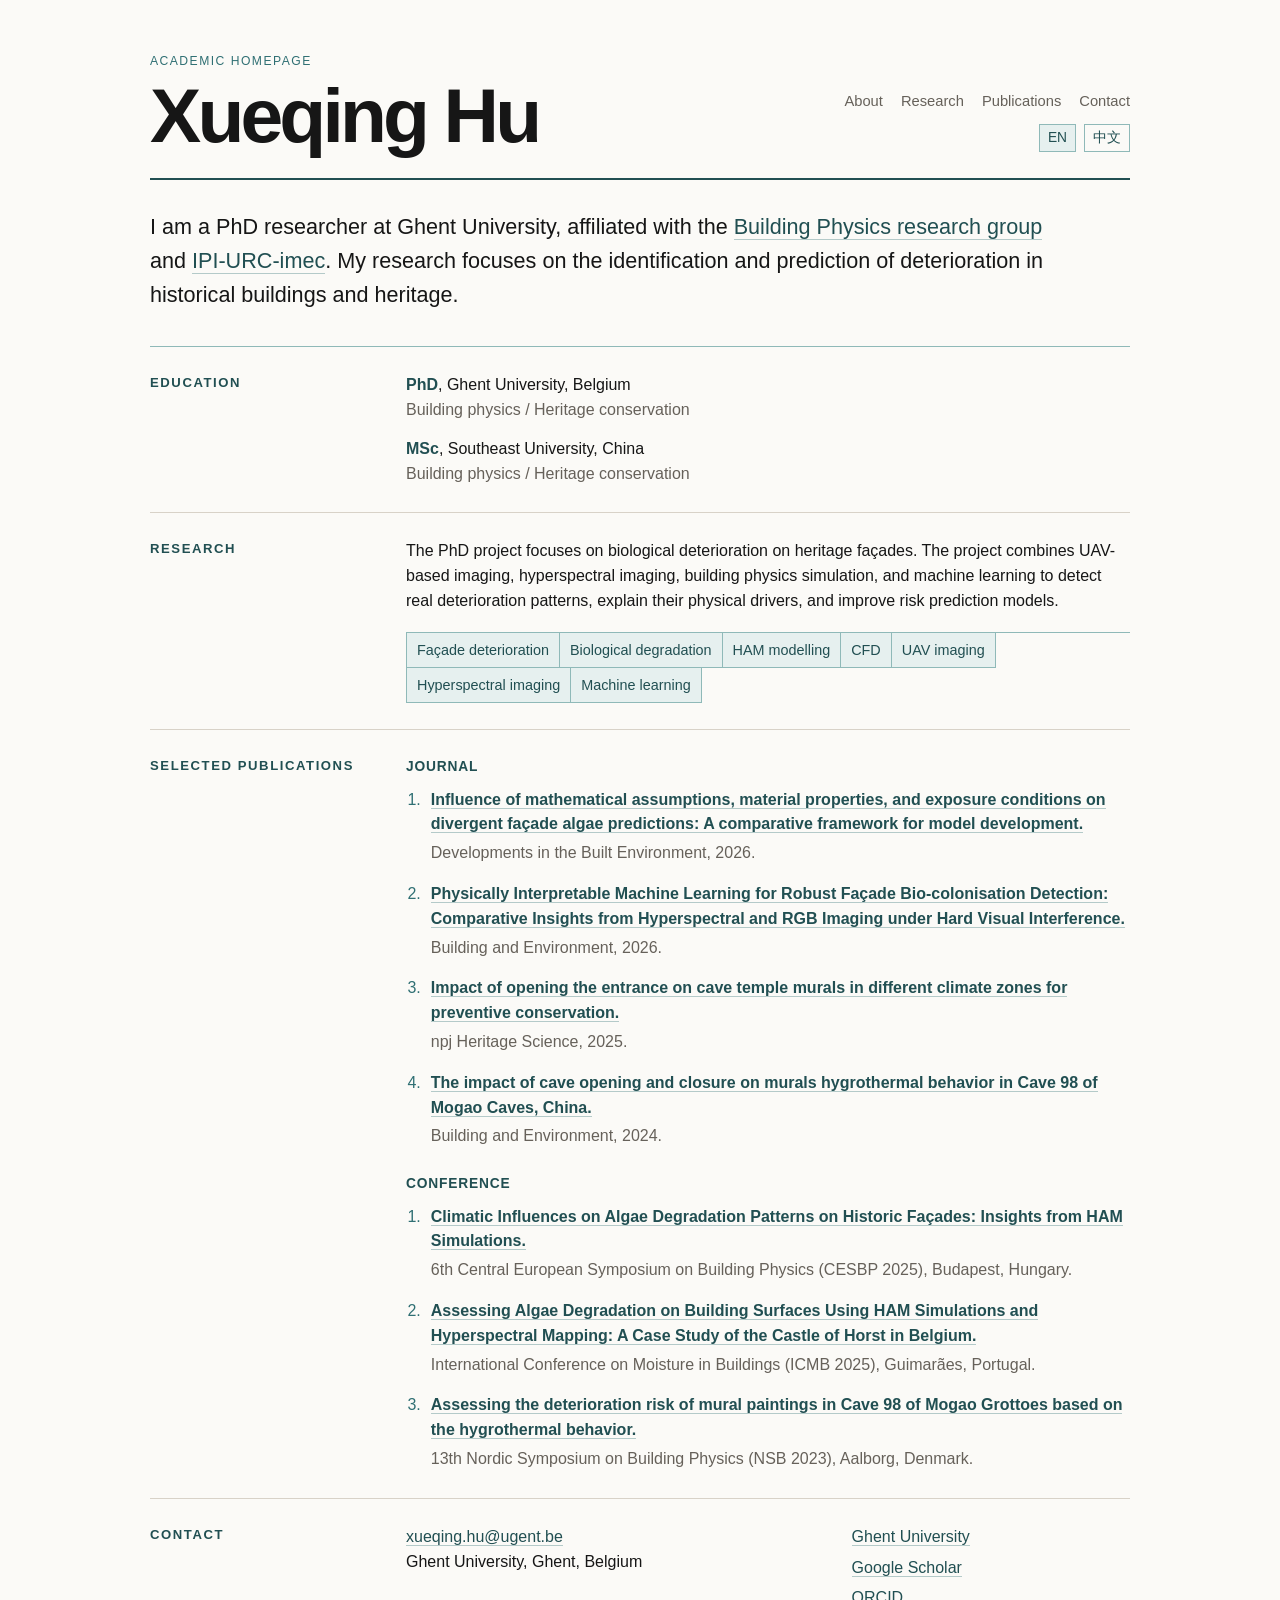
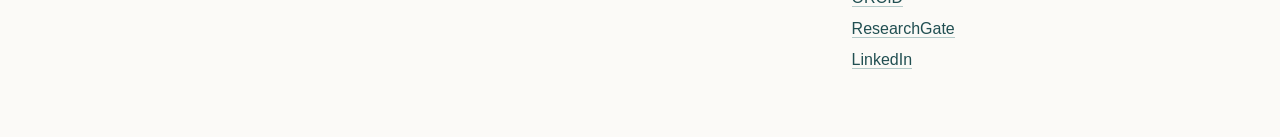
<file: index.html>
<!DOCTYPE html>
<html lang="en">
<head>
  <meta charset="UTF-8" />
  <meta name="viewport" content="width=device-width, initial-scale=1.0" />
  <meta name="description" content="Xueqing Hu — PhD researcher at Ghent University working on physics-informed and data-driven assessment of façade deterioration using hygrothermal simulation, CFD, UAV-based imaging, hyperspectral imaging, and machine learning." />
  <title>Xueqing Hu</title>
  <link rel="stylesheet" href="assets/styles.css" />
</head>

<body>
  <main class="page">
    <header class="site-header">
      <div>
        <p class="kicker">Academic homepage</p>
        <h1>Xueqing Hu</h1>
      </div>

      <div class="header-right">
        <nav class="nav" aria-label="Main navigation">
          <a href="#about">About</a>
          <a href="#research">Research</a>
          <a href="#publications">Publications</a>
          <a href="#contact">Contact</a>
        </nav>

        <div class="language-switch" aria-label="Language switch">
          <span>EN</span>
          <a href="zh.html">中文</a>
        </div>
      </div>
    </header>

    <section class="intro" id="about">
      <p>
        I am a PhD researcher at Ghent University, affiliated with the
        <a href="https://www.ugent.be/ea/architectuur/en/research/research-groups/building-physics" target="_blank" rel="noreferrer">Building Physics research group</a>
        and
        <a href="https://ipi.ugent.be/" target="_blank" rel="noreferrer">IPI-URC-imec</a>.
        My research focuses on the identification and prediction of deterioration in historical buildings and heritage.
      </p>
    </section>

    <section class="section two-column">
      <div class="section-title">
        <h2>Education</h2>
      </div>
      <div class="section-content">
        <ul class="plain-list">
          <li>
            <strong>PhD</strong>, Ghent University, Belgium<br />
            <span>Building physics / Heritage conservation</span>
          </li>
          <li>
            <strong>MSc</strong>, Southeast University, China<br />
            <span>Building physics / Heritage conservation</span>
          </li>
        </ul>
      </div>
    </section>

    <section class="section two-column" id="research">
      <div class="section-title">
        <h2>Research</h2>
      </div>

      <div class="section-content">
        <p>
          The PhD project focuses on biological deterioration on heritage façades. The project combines UAV-based imaging, hyperspectral imaging, building physics simulation, and machine learning to detect real deterioration patterns, explain their physical drivers, and improve risk prediction models.
        </p>

        <div class="method-row" aria-label="Research methods">
          <span>Façade deterioration</span>
          <span>Biological degradation</span>
          <span>HAM modelling</span>
          <span>CFD</span>
          <span>UAV imaging</span>
          <span>Hyperspectral imaging</span>
          <span>Machine learning</span>
        </div>
      </div>
    </section>

    <section class="section two-column" id="publications">
      <div class="section-title">
        <h2>Selected publications</h2>
      </div>

      <div class="section-content">
        <h3>Journal</h3>
        <ol class="publications">
          <li>
            <strong><a href="https://doi.org/10.1016/j.dibe.2026.101037" target="_blank" rel="noreferrer">Influence of mathematical assumptions, material properties, and exposure conditions on divergent façade algae predictions: A comparative framework for model development.</a></strong>
            <span>Developments in the Built Environment, 2026.</span>
          </li>
          <li>
            <strong><a href="https://doi.org/10.1016/j.buildenv.2026.114712" target="_blank" rel="noreferrer">Physically Interpretable Machine Learning for Robust Façade Bio-colonisation Detection: Comparative Insights from Hyperspectral and RGB Imaging under Hard Visual Interference.</a></strong>
            <span>Building and Environment, 2026.</span>
          </li>
          <li>
            <strong><a href="https://doi.org/10.1038/s40494-025-01555-8" target="_blank" rel="noreferrer">Impact of opening the entrance on cave temple murals in different climate zones for preventive conservation.</a></strong>
            <span>npj Heritage Science, 2025.</span>
          </li>
          <li>
            <strong><a href="https://doi.org/10.1016/j.buildenv.2024.111502" target="_blank" rel="noreferrer">The impact of cave opening and closure on murals hygrothermal behavior in Cave 98 of Mogao Caves, China.</a></strong>
            <span>Building and Environment, 2024.</span>
          </li>
        </ol>

        <h3>Conference</h3>
        <ol class="publications">
          <li>
            <strong><a href="https://doi.org/10.1007/978-3-032-14011-1_8" target="_blank" rel="noreferrer">Climatic Influences on Algae Degradation Patterns on Historic Façades: Insights from HAM Simulations.</a></strong>
            <span>6th Central European Symposium on Building Physics (CESBP 2025), Budapest, Hungary.</span>
          </li>
          <li>
            <strong><a href="https://doi.org/10.1007/978-3-032-09054-6_9" target="_blank" rel="noreferrer">Assessing Algae Degradation on Building Surfaces Using HAM Simulations and Hyperspectral Mapping: A Case Study of the Castle of Horst in Belgium.</a></strong>
            <span>International Conference on Moisture in Buildings (ICMB 2025), Guimarães, Portugal.</span>
          </li>
          <li>
            <strong><a href="https://doi.org/10.1088/1742-6596/2654/1/012009" target="_blank" rel="noreferrer">Assessing the deterioration risk of mural paintings in Cave 98 of Mogao Grottoes based on the hygrothermal behavior.</a></strong>
            <span>13th Nordic Symposium on Building Physics (NSB 2023), Aalborg, Denmark.</span>
          </li>
        </ol>
      </div>
    </section>

    <section class="section two-column compact" id="contact">
      <div class="section-title"><h2>Contact</h2></div>
      <div class="section-content contact-grid">
        <p><a href="mailto:xueqing.hu@ugent.be">xueqing.hu@ugent.be</a><br />Ghent University, Ghent, Belgium</p>
        <ul class="links">
          <li><a href="https://research.ugent.be/web/person/xueqing-hu-1/en" target="_blank" rel="noreferrer">Ghent University</a></li>
          <li><a href="https://scholar.google.com/citations?user=_Y_72v8AAAAJ&amp;hl=en" target="_blank" rel="noreferrer">Google Scholar</a></li>
          <li><a href="https://orcid.org/0009-0001-6604-9064" target="_blank" rel="noreferrer">ORCID</a></li>
          <li><a href="https://www.researchgate.net/profile/Xueqing-Hu-4/research" target="_blank" rel="noreferrer">ResearchGate</a></li>
          <li><a href="https://www.linkedin.com/in/xueqing-hu-heritage" target="_blank" rel="noreferrer">LinkedIn</a></li>
        </ul>
      </div>
    </section>
  </main>
</body>
</html>
</file>
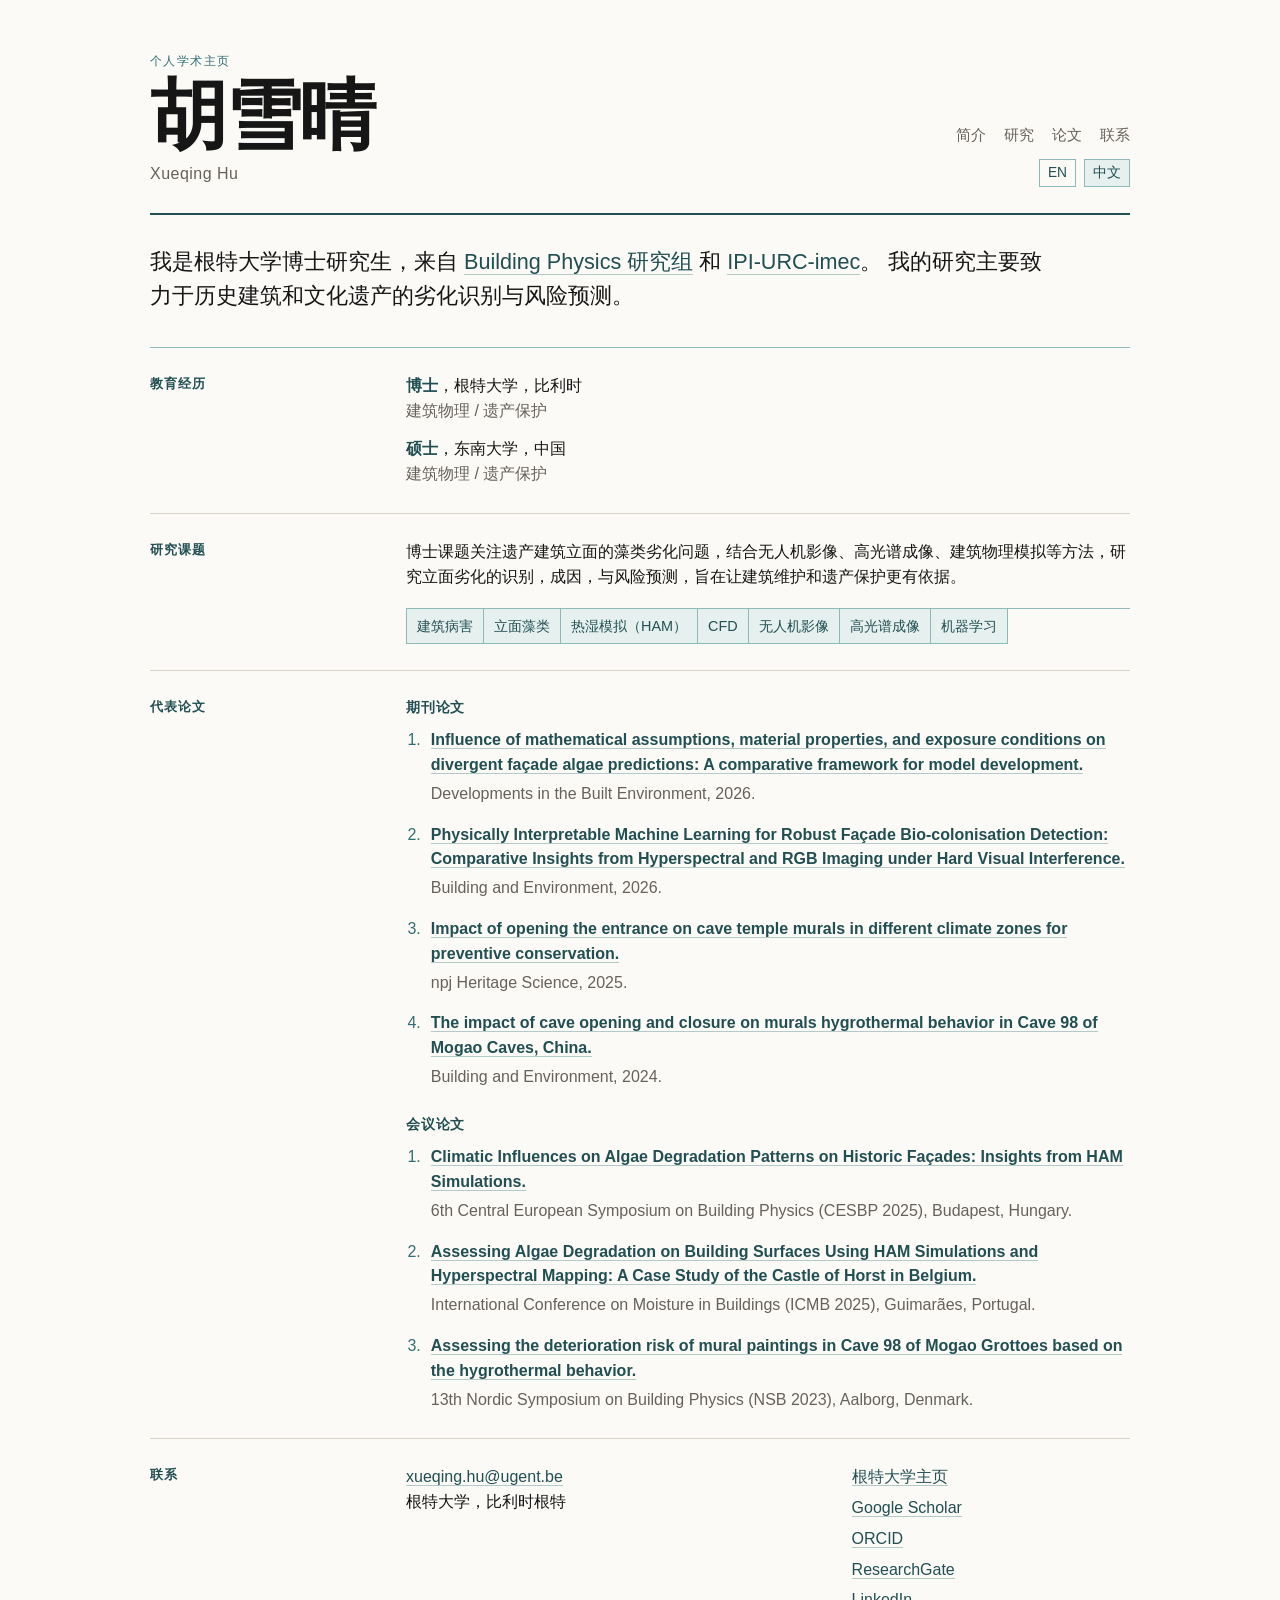
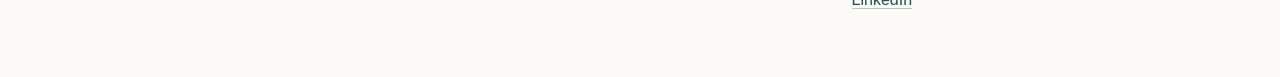
<file: zh.html>
<!DOCTYPE html>
<html lang="zh-CN">
<head>
  <meta charset="UTF-8" />
  <meta name="viewport" content="width=device-width, initial-scale=1.0" />
  <meta name="description" content="胡雪晴，根特大学博士研究生，研究方向为基于热湿模拟、高光谱成像与机器学习的建筑立面劣化评估。" />
  <title>胡雪晴 | Xueqing Hu</title>
  <link rel="stylesheet" href="assets/styles.css" />
</head>

<body>
  <main class="page">
    <header class="site-header">
      <div>
        <p class="kicker">个人学术主页</p>
        <h1>胡雪晴</h1>
        <p class="name-secondary">Xueqing Hu</p>
      </div>

      <div class="header-right">
        <nav class="nav" aria-label="主导航">
          <a href="#about">简介</a>
          <a href="#research">研究</a>
          <a href="#publications">论文</a>
          <a href="#contact">联系</a>
        </nav>

        <div class="language-switch" aria-label="语言切换">
          <a href="index.html">EN</a>
          <span>中文</span>
        </div>
      </div>
    </header>

    <section class="intro" id="about">
      <p>
        我是根特大学博士研究生，来自
        <a href="https://www.ugent.be/ea/architectuur/en/research/research-groups/building-physics" target="_blank" rel="noreferrer">Building Physics 研究组</a>
        和
        <a href="https://ipi.ugent.be/" target="_blank" rel="noreferrer">IPI-URC-imec</a>。
        我的研究主要致力于历史建筑和文化遗产的劣化识别与风险预测。
      </p>
    </section>

    <section class="section two-column">
      <div class="section-title"><h2>教育经历</h2></div>
      <div class="section-content">
        <ul class="plain-list">
          <li><strong>博士</strong>，根特大学，比利时<br /><span>建筑物理 / 遗产保护</span></li>
          <li><strong>硕士</strong>，东南大学，中国<br /><span>建筑物理 / 遗产保护</span></li>
        </ul>
      </div>
    </section>

    <section class="section two-column" id="research">
      <div class="section-title"><h2>研究课题</h2></div>
      <div class="section-content">
        <p>博士课题关注遗产建筑立面的藻类劣化问题，结合无人机影像、高光谱成像、建筑物理模拟等方法，研究立面劣化的识别，成因，与风险预测，旨在让建筑维护和遗产保护更有依据。</p>

        <div class="method-row" aria-label="研究方法">
          <span>建筑病害</span><span>立面藻类</span><span>热湿模拟（HAM）</span><span>CFD</span><span>无人机影像</span><span>高光谱成像</span><span>机器学习</span>
        </div>
      </div>
    </section>

    <section class="section two-column" id="publications">
      <div class="section-title"><h2>代表论文</h2></div>
      <div class="section-content">
        <h3>期刊论文</h3>
        <ol class="publications">
          <li><strong><a href="https://doi.org/10.1016/j.dibe.2026.101037" target="_blank" rel="noreferrer">Influence of mathematical assumptions, material properties, and exposure conditions on divergent façade algae predictions: A comparative framework for model development.</a></strong><span>Developments in the Built Environment, 2026.</span></li>
          <li><strong><a href="https://doi.org/10.1016/j.buildenv.2026.114712" target="_blank" rel="noreferrer">Physically Interpretable Machine Learning for Robust Façade Bio-colonisation Detection: Comparative Insights from Hyperspectral and RGB Imaging under Hard Visual Interference.</a></strong><span>Building and Environment, 2026.</span></li>
          <li><strong><a href="https://doi.org/10.1038/s40494-025-01555-8" target="_blank" rel="noreferrer">Impact of opening the entrance on cave temple murals in different climate zones for preventive conservation.</a></strong><span>npj Heritage Science, 2025.</span></li>
          <li><strong><a href="https://doi.org/10.1016/j.buildenv.2024.111502" target="_blank" rel="noreferrer">The impact of cave opening and closure on murals hygrothermal behavior in Cave 98 of Mogao Caves, China.</a></strong><span>Building and Environment, 2024.</span></li>
        </ol>

        <h3>会议论文</h3>
        <ol class="publications">
          <li><strong><a href="https://doi.org/10.1007/978-3-032-14011-1_8" target="_blank" rel="noreferrer">Climatic Influences on Algae Degradation Patterns on Historic Façades: Insights from HAM Simulations.</a></strong><span>6th Central European Symposium on Building Physics (CESBP 2025), Budapest, Hungary.</span></li>
          <li><strong><a href="https://doi.org/10.1007/978-3-032-09054-6_9" target="_blank" rel="noreferrer">Assessing Algae Degradation on Building Surfaces Using HAM Simulations and Hyperspectral Mapping: A Case Study of the Castle of Horst in Belgium.</a></strong><span>International Conference on Moisture in Buildings (ICMB 2025), Guimarães, Portugal.</span></li>
          <li><strong><a href="https://doi.org/10.1088/1742-6596/2654/1/012009" target="_blank" rel="noreferrer">Assessing the deterioration risk of mural paintings in Cave 98 of Mogao Grottoes based on the hygrothermal behavior.</a></strong><span>13th Nordic Symposium on Building Physics (NSB 2023), Aalborg, Denmark.</span></li>
        </ol>
      </div>
    </section>

    <section class="section two-column compact" id="contact">
      <div class="section-title"><h2>联系</h2></div>
      <div class="section-content contact-grid">
        <p><a href="mailto:xueqing.hu@ugent.be">xueqing.hu@ugent.be</a><br />根特大学，比利时根特</p>
        <ul class="links">
          <li><a href="https://research.ugent.be/web/person/xueqing-hu-1/en" target="_blank" rel="noreferrer">根特大学主页</a></li>
          <li><a href="https://scholar.google.com/citations?user=_Y_72v8AAAAJ&amp;hl=en" target="_blank" rel="noreferrer">Google Scholar</a></li>
          <li><a href="https://orcid.org/0009-0001-6604-9064" target="_blank" rel="noreferrer">ORCID</a></li>
          <li><a href="https://www.researchgate.net/profile/Xueqing-Hu-4/research" target="_blank" rel="noreferrer">ResearchGate</a></li>
          <li><a href="https://www.linkedin.com/in/xueqing-hu-heritage" target="_blank" rel="noreferrer">LinkedIn</a></li>
        </ul>
      </div>
    </section>
  </main>
</body>
</html>
</file>
<file: assets/styles.css>
:root {
  --bg: #fbfaf7;
  --text: #161616;
  --muted: #66615a;
  --line: #d8d2c8;
  --line-dark: #9c9589;
  --accent: #2f6f73;
  --accent-dark: #214f52;
  --accent-soft: #e6f0ef;
  --accent-line: #8fb9b8;
}

* { box-sizing: border-box; }

html { font-size: 16px; scroll-behavior: smooth; }

body {
  margin: 0;
  background: var(--bg);
  color: var(--text);
  font-family: Arial, Helvetica, sans-serif;
  line-height: 1.55;
}

html[lang="zh-CN"] body {
  font-family: Arial, "Noto Sans SC", "Microsoft YaHei", "PingFang SC", sans-serif;
}

a {
  color: var(--accent-dark);
  text-decoration: none;
  border-bottom: 1px solid rgba(47, 111, 115, 0.35);
}

a:hover { color: var(--accent); border-bottom-color: var(--accent); }

.page {
  width: min(980px, calc(100% - 40px));
  margin: 0 auto;
  padding: 52px 0 64px;
}

.site-header {
  display: flex;
  align-items: flex-end;
  justify-content: space-between;
  gap: 32px;
  padding-bottom: 26px;
  border-bottom: 2px solid var(--accent-dark);
}

.header-right { display: grid; gap: 12px; justify-items: end; }

.kicker {
  margin: 0 0 8px;
  color: var(--accent);
  font-size: 0.76rem;
  letter-spacing: 0.12em;
  text-transform: uppercase;
}

h1 {
  margin: 0;
  font-size: clamp(2.5rem, 6vw, 4.8rem);
  line-height: 0.95;
  letter-spacing: -0.05em;
  font-weight: 700;
}

html[lang="zh-CN"] h1 { letter-spacing: -0.03em; }

.name-secondary {
  margin: 10px 0 0;
  color: var(--muted);
  font-size: 1rem;
  letter-spacing: 0.03em;
}

.nav {
  display: flex;
  flex-wrap: wrap;
  justify-content: flex-end;
  gap: 14px 18px;
  font-size: 0.92rem;
}

.nav a { color: var(--muted); border-bottom: 0; }
.nav a:hover { color: var(--accent-dark); }

.language-switch {
  display: inline-flex;
  align-items: center;
  gap: 8px;
  color: var(--muted);
  font-size: 0.86rem;
}

.language-switch a,
.language-switch span {
  display: inline-flex;
  align-items: center;
  min-height: 26px;
  padding: 2px 8px;
  border: 1px solid var(--accent-line);
}

.language-switch a { background: transparent; color: var(--accent-dark); }
.language-switch span { background: var(--accent-soft); color: var(--accent-dark); }

.intro { padding: 30px 0 34px; border-bottom: 1px solid var(--accent-line); }
.intro p { max-width: 900px; margin: 0; font-size: clamp(1.08rem, 2vw, 1.35rem); line-height: 1.58; }

.section { padding: 26px 0; border-bottom: 1px solid var(--line); }
.section.compact { padding-bottom: 0; border-bottom: 0; }

.two-column { display: grid; grid-template-columns: 220px minmax(0, 1fr); gap: 36px; }

.section-title h2 {
  margin: 0;
  color: var(--accent-dark);
  font-size: 0.82rem;
  letter-spacing: 0.12em;
  text-transform: uppercase;
}

html[lang="zh-CN"] .section-title h2 { letter-spacing: 0.08em; }

.section-content p { margin: 0; }
.section-content p + p { margin-top: 12px; }

.section-content h3,
.research-focus h3 {
  margin: 0 0 10px;
  color: var(--accent-dark);
  font-size: 0.86rem;
  letter-spacing: 0.06em;
  text-transform: uppercase;
}

.section-content h3:not(:first-child) { margin-top: 24px; }

.plain-list,
.links { margin: 0; padding: 0; list-style: none; }

.plain-list { display: grid; gap: 14px; }
.plain-list strong { color: var(--accent-dark); }
.plain-list span { color: var(--muted); }

.research-focus { margin-top: 20px; padding-top: 16px; border-top: 1px solid var(--line); }
.research-focus ul { margin: 0; padding-left: 1.1rem; }
.research-focus li + li { margin-top: 6px; }

.method-row {
  display: flex;
  flex-wrap: wrap;
  gap: 0;
  margin-top: 18px;
  border-top: 1px solid var(--accent-line);
  border-left: 1px solid var(--accent-line);
}

.method-row span {
  display: inline-flex;
  align-items: center;
  min-height: 34px;
  padding: 6px 10px;
  border-right: 1px solid var(--accent-line);
  border-bottom: 1px solid var(--accent-line);
  color: var(--accent-dark);
  font-size: 0.9rem;
  background: var(--accent-soft);
}

.publications { margin: 0; padding-left: 1.2rem; }
.publications li { padding-left: 0.35rem; }
.publications li::marker { color: var(--accent); }
.publications li + li { margin-top: 16px; }
.publications span { display: block; margin-top: 4px; color: var(--muted); }

.contact-grid { display: grid; grid-template-columns: minmax(0, 1.2fr) minmax(180px, 0.8fr); gap: 28px; }
.links { display: grid; gap: 6px; }

@media (max-width: 760px) {
  .page { width: min(100% - 28px, 980px); padding: 34px 0 44px; }
  .site-header { display: block; }
  .header-right { justify-items: start; margin-top: 20px; }
  .nav { justify-content: flex-start; }
  .two-column { grid-template-columns: 1fr; gap: 12px; }
  .contact-grid { grid-template-columns: 1fr; }
}

@media print {
  body { background: #fff; }
  .page { width: 100%; padding: 0; }
  .nav, .language-switch { display: none; }
}
</file>
